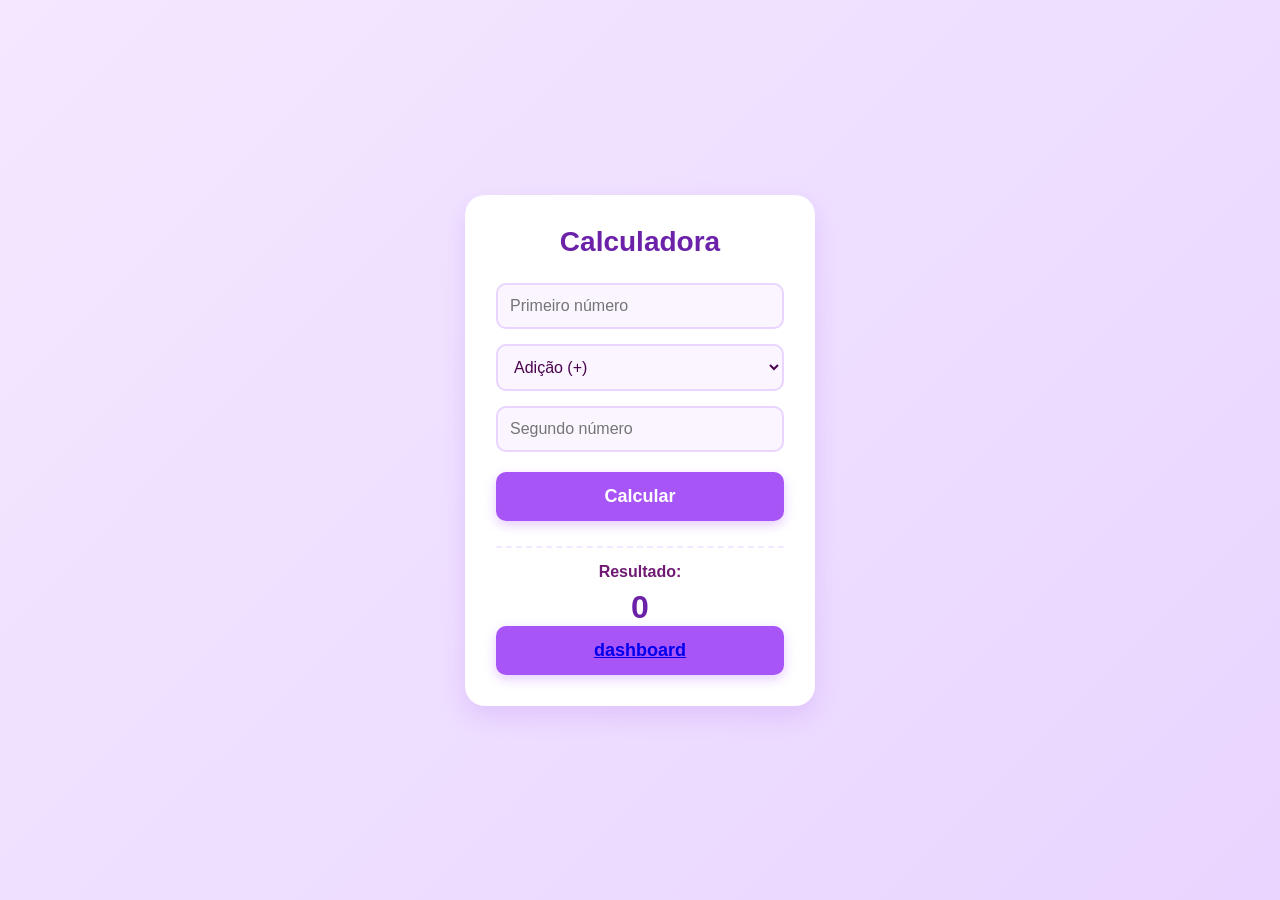
<file: index.html>
<!DOCTYPE html>
<html lang="pt-br">
<head>
    <meta charset="UTF-8">
    <meta name="viewport" content="width=device-width, initial-scale=1.0">
    <title>Calculadora Lilás & Branca</title>
    <link rel="stylesheet" href="style.css">
</head>
<body>
    <div class="calculadora">
        <h1>Calculadora</h1>
        
        <div class="input-group">
            <input type="number" id="numero1" placeholder="Primeiro número">
            
            <select id="operacao">
                <option value="+">Adição (+)</option>
                <option value="-">Subtração (-)</option>
                <option value="*">Multiplicação (×)</option>
                <option value="/">Divisão (÷)</option>
                <option value="potencia">Potência (xʸ)</option>
                <option value="raiz">Radiciação (ʸ√x)</option>
            </select>
            
            <input type="number" id="numero2" placeholder="Segundo número">
        </div>

        <button onclick="calcular()">Calcular</button>
        
        <div class="resultado-container">
            <h2>Resultado:</h2>
            <div id="resultado">0</div>

            <button><a href="dashboard.html">dashboard</a></button>
        </div>
    </div>
    <script src="script.js"></script>
</body>
</html>
</file>
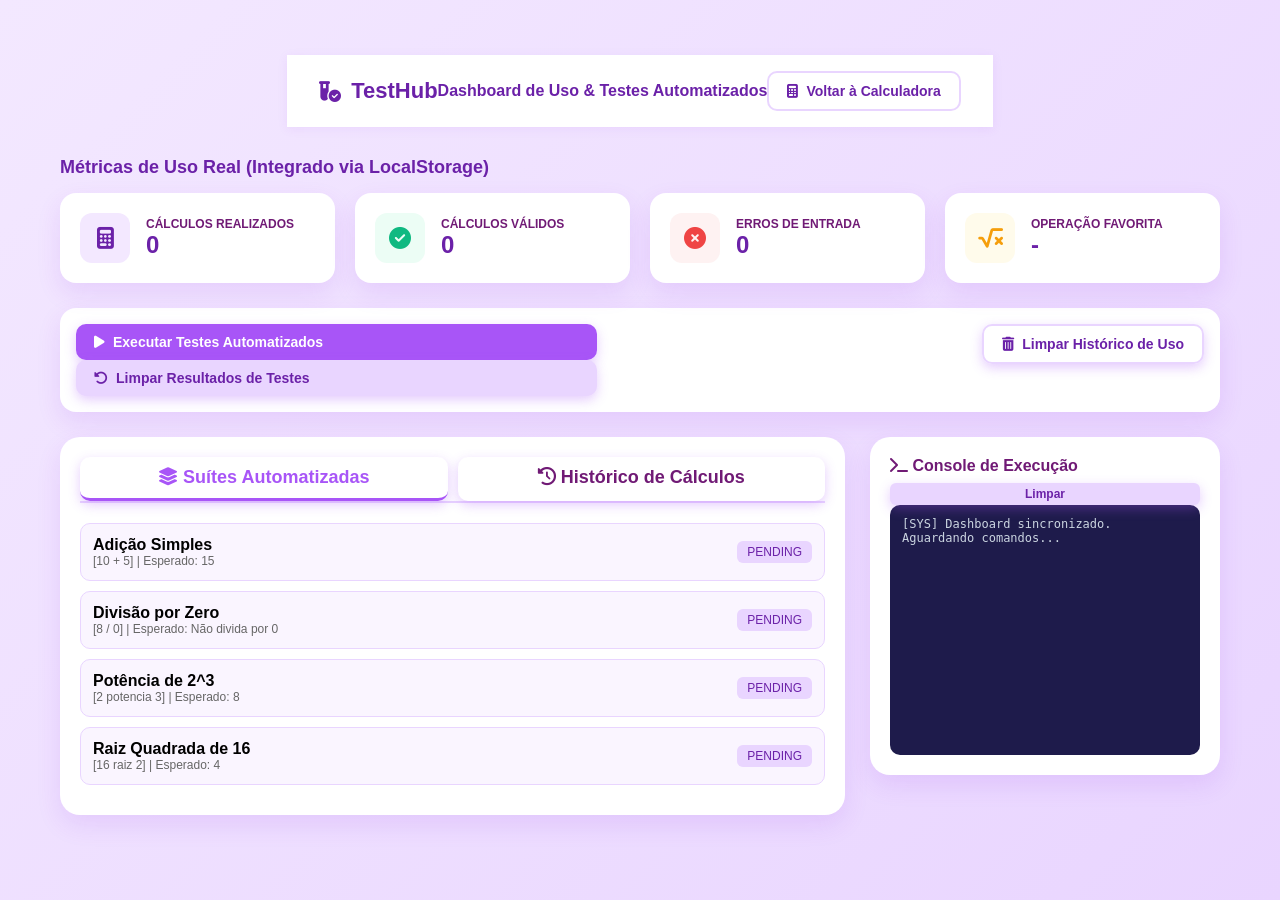
<file: dashboard.html>
<!DOCTYPE html>
<html lang="pt-br">
<head>
    <meta charset="UTF-8">
    <meta name="viewport" content="width=device-width, initial-scale=1.0">
    <title>Dashboard de Testes - Calculadora Lilás & Branca</title>
    <link rel="stylesheet" href="style.css">
    <link rel="stylesheet" href="https://cdnjs.cloudflare.com/ajax/libs/font-awesome/6.4.0/css/all.min.css">
</head>
<body>

    <header class="navbar">
        <div class="logo">
            <i class="fa-solid fa-vial-circle-check"></i>
            <span>TestHub</span>
        </div>
        <div class="app-title">
            Dashboard de Uso & Testes Automatizados
        </div>
        <a href="index.html" class="btn btn-outline">
            <i class="fa-solid fa-calculator"></i> Voltar à Calculadora
        </a>
    </header>

    <div class="container">
        
        <!-- Métricas em Tempo Real do Uso da Calculadora -->
        <h2 class="section-title">Métricas de Uso Real (Integrado via LocalStorage)</h2>
        <section class="metrics-grid">
            <div class="metric-card">
                <div class="metric-icon total">
                    <i class="fa-solid fa-calculator"></i>
                </div>
                <div class="metric-info">
                    <h3>Cálculos Realizados</h3>
                    <div class="metric-value" id="realCalcCount">0</div>
                </div>
            </div>

            <div class="metric-card">
                <div class="metric-icon success">
                    <i class="fa-solid fa-circle-check"></i>
                </div>
                <div class="metric-info">
                    <h3>Cálculos Válidos</h3>
                    <div class="metric-value pass-text" id="realSuccessCount">0</div>
                </div>
            </div>

            <div class="metric-card">
                <div class="metric-icon danger">
                    <i class="fa-solid fa-circle-xmark"></i>
                </div>
                <div class="metric-info">
                    <h3>Erros de Entrada</h3>
                    <div class="metric-value fail-text" id="realErrorCount">0</div>
                </div>
            </div>

            <div class="metric-card">
                <div class="metric-icon rate">
                    <i class="fa-solid fa-square-root-variable"></i>
                </div>
                <div class="metric-info">
                    <h3>Operação Favorita</h3>
                    <div class="metric-value" id="topOperation">-</div>
                </div>
            </div>
        </section>

        <!-- Ações Gerais -->
        <div class="actions-bar">
            <div class="left-actions">
                <button class="btn btn-primary" onclick="runAllSuites()">
                    <i class="fa-solid fa-play"></i> Executar Testes Automatizados
                </button>
                <button class="btn btn-secondary" onclick="clearResults()">
                    <i class="fa-solid fa-rotate-left"></i> Limpar Resultados de Testes
                </button>
            </div>
            <div class="right-actions">
                <button class="btn btn-outline" onclick="resetUsageData()">
                    <i class="fa-solid fa-trash-can"></i> Limpar Histórico de Uso
                </button>
            </div>
        </div>

        <!-- Layout de Suítes e Histórico -->
        <div class="dashboard-grid">
            
            <div class="main-panel">
                <div class="tabs">
                    <button class="tab-btn active" onclick="switchTab('suite', this)">
                        <i class="fa-solid fa-layer-group"></i> Suítes Automatizadas
                    </button>
                    <button class="tab-btn" onclick="switchTab('history', this)">
                        <i class="fa-solid fa-clock-rotate-left"></i> Histórico de Cálculos
                    </button>
                </div>

                <!-- Aba de Testes -->
                <div id="tab-suite" class="tab-content active">
                    <div class="test-suites-container" id="suitesContainer">
                        <!-- Gerado dinamicamente -->
                    </div>
                </div>

                <!-- Aba do Histórico de Uso -->
                <div id="tab-history" class="tab-content">
                    <div class="history-list" id="calcHistoryContainer">
                        <!-- Gerado dinamicamente -->
                    </div>
                </div>
            </div>

            <!-- Console de Saída -->
            <div class="side-panel">
                <div class="log-card">
                    <div class="widget-header">
                        <h2><i class="fa-solid fa-terminal"></i> Console de Execução</h2>
                        <button class="btn-xs" onclick="clearConsole()">Limpar</button>
                    </div>
                    <div class="console-output" id="consoleLog">
                        <div class="log-line info">[SYS] Dashboard sincronizado. Aguardando comandos...</div>
                    </div>
                </div>
            </div>

        </div>
    </div>

    <script src="script.js"></script>
    <script>
        // Inicializa a renderização da Dashboard
        document.addEventListener('DOMContentLoaded', () => {
            renderDashboardData();
        });
    </script>
</body>
</html>
</file>
<file: style.css>
/* Configuração Geral e Fundo do Site */
body {
    margin: 0;
    padding: 0;
    font-family: 'Segoe UI', Tahoma, Geneva, Verdana, sans-serif;
    background: linear-gradient(135deg, #f3e8ff 0%, #e9d5ff 100%); /* Fundo Lilás bem suave */
    height: 100vh;
    display: flex;
    justify-content: center;
    align-items: center;
}

/* Caixa da Calculadora */
.calculadora {
    background-color: #ffffff; /* Branco predominante */
    padding: 30px;
    border-radius: 20px;
    box-shadow: 0 10px 25px rgba(147, 51, 234, 0.15); /* Sombra levemente lilás */
    width: 350px;
    text-align: center;
    border: 1px solid rgba(255, 255, 255, 0.8);
}

/* Título */
h1 {
    color: #6b21a8; /* Lilás Escuro */
    margin-top: 0;
    margin-bottom: 25px;
    font-size: 28px;
}

/* Grupo de Inputs e Select */
.input-group {
    display: flex;
    flex-direction: column;
    gap: 15px;
    margin-bottom: 20px;
}

/* Estilização das caixas de texto e menu drop-down */
input[type="number"], select {
    width: 100%;
    padding: 12px;
    border: 2px solid #e9d5ff; /* Borda lilás clara */
    border-radius: 10px;
    font-size: 16px;
    color: #4a044e;
    background-color: #faf5ff; /* Fundo branco/lilás bem suave */
    box-sizing: border-box;
    transition: all 0.3s ease;
    outline: none;
}

/* Efeito de foco nas caixas */
input[type="number"]:focus, select:focus {
    border-color: #a855f7; /* Muda para lilás vivo ao clicar */
    box-shadow: 0 0 8px rgba(168, 85, 247, 0.3);
}

/* Botão Calcular */
button {
    width: 100%;
    padding: 14px;
    background-color: #a855f7; /* Lilás Principal */
    color: white;
    border: none;
    border-radius: 10px;
    font-size: 18px;
    font-weight: bold;
    cursor: pointer;
    transition: background-color 0.3s ease, transform 0.1s ease;
    box-shadow: 0 4px 12px rgba(168, 85, 247, 0.3);
}

/* Efeitos no botão */
button:hover {
    background-color: #9333ea; /* Lilás um pouco mais escuro no hover */
}

button:active {
    transform: scale(0.98); /* Efeito de clique */
}

/* Seção do Resultado */
.resultado-container {
    margin-top: 25px;
    padding-top: 15px;
    border-top: 2px dashed #f3e8ff;
}

h2 {
    font-size: 16px;
    color: #701a75;
    margin: 0 0 8px 0;
}

#resultado {
    font-size: 32px;
    font-weight: bold;
    color: #6b21a8; /* Destaque no resultado em lilás */
    word-wrap: break-word;
}


/* Variáveis de Cores - Lilás & Branca */
:root {
    --bg-main: #f3e8ff;
    --bg-card: #ffffff;
    --purple-dark: #6b21a8;
    --purple-main: #a855f7;
    --purple-hover: #9333ea;
    --purple-light: #e9d5ff;
    --purple-subtle: #faf5ff;
    --purple-text: #4a044e;
    
    --success-color: #10b981;
    --success-bg: #ecfdf5;
    --danger-color: #ef4444;
    --danger-bg: #fef2f2;
    --warning-color: #f59e0b;
    --warning-bg: #fffbeb;

    --border-color: #e9d5ff;
    --shadow-soft: 0 10px 25px rgba(147, 51, 234, 0.12);
}

* {
    box-sizing: border-box;
    margin: 0;
    padding: 0;
}

body {
    margin: 0;
    padding: 0;
    font-family: 'Segoe UI', Tahoma, Geneva, Verdana, sans-serif;
    background: linear-gradient(135deg, #f3e8ff 0%, #e9d5ff 100%);
    min-height: 100vh;
    display: flex;
    flex-direction: column;
}

/* Botão de Navegação para a Dashboard na Index */
.nav-dash-btn {
    position: absolute;
    top: 20px;
    right: 20px;
    background-color: var(--purple-main);
    color: white;
    padding: 10px 18px;
    border-radius: 12px;
    text-decoration: none;
    font-weight: bold;
    box-shadow: var(--shadow-soft);
    transition: all 0.3s ease;
}

.nav-dash-btn:hover {
    background-color: var(--purple-hover);
}

/* Calculadora (estilo preservado) */
.calculadora {
    background-color: #ffffff;
    padding: 30px;
    border-radius: 20px;
    box-shadow: 0 10px 25px rgba(147, 51, 234, 0.15);
    width: 350px;
    text-align: center;
    border: 1px solid rgba(255, 255, 255, 0.8);
    margin: auto;
}

h1 {
    color: #6b21a8;
    margin-top: 0;
    margin-bottom: 25px;
    font-size: 28px;
}

.input-group {
    display: flex;
    flex-direction: column;
    gap: 15px;
    margin-bottom: 20px;
}

input[type="number"], select {
    width: 100%;
    padding: 12px;
    border: 2px solid #e9d5ff;
    border-radius: 10px;
    font-size: 16px;
    color: #4a044e;
    background-color: #faf5ff;
    box-sizing: border-box;
    transition: all 0.3s ease;
    outline: none;
}

input[type="number"]:focus, select:focus {
    border-color: #a855f7;
    box-shadow: 0 0 8px rgba(168, 85, 247, 0.3);
}

button {
    width: 100%;
    padding: 14px;
    background-color: #a855f7;
    color: white;
    border: none;
    border-radius: 10px;
    font-size: 18px;
    font-weight: bold;
    cursor: pointer;
    transition: background-color 0.3s ease, transform 0.1s ease;
    box-shadow: 0 4px 12px rgba(168, 85, 247, 0.3);
}

button:hover { background-color: #9333ea; }
button:active { transform: scale(0.98); }

.resultado-container {
    margin-top: 25px;
    padding-top: 15px;
    border-top: 2px dashed #f3e8ff;
}

h2 {
    font-size: 16px;
    color: #701a75;
    margin: 0 0 8px 0;
}

#resultado {
    font-size: 32px;
    font-weight: bold;
    color: #6b21a8;
    word-wrap: break-word;
}

/* Dashboard Styles */
.navbar {
    background-color: var(--bg-card);
    padding: 16px 32px;
    display: flex;
    justify-content: space-between;
    align-items: center;
    box-shadow: 0 2px 10px rgba(147, 51, 234, 0.08);
}

.logo {
    display: flex;
    align-items: center;
    gap: 10px;
    font-size: 22px;
    font-weight: 800;
    color: var(--purple-dark);
}

.app-title { font-weight: 600; color: var(--purple-dark); }
.container { max-width: 1200px; margin: 30px auto; padding: 0 20px; width: 100%; }
.section-title { color: var(--purple-dark); font-size: 18px; margin-bottom: 15px; }

.metrics-grid {
    display: grid;
    grid-template-columns: repeat(auto-fit, minmax(220px, 1fr));
    gap: 20px;
    margin-bottom: 25px;
}

.metric-card {
    background: var(--bg-card);
    border-radius: 16px;
    padding: 20px;
    display: flex;
    align-items: center;
    gap: 16px;
    box-shadow: var(--shadow-soft);
}

.metric-icon {
    width: 50px;
    height: 50px;
    border-radius: 12px;
    display: flex;
    align-items: center;
    justify-content: center;
    font-size: 22px;
}

.metric-icon.total { background: #f3e8ff; color: var(--purple-dark); }
.metric-icon.success { background: var(--success-bg); color: var(--success-color); }
.metric-icon.danger { background: var(--danger-bg); color: var(--danger-color); }
.metric-icon.rate { background: var(--warning-bg); color: var(--warning-color); }

.metric-info h3 { font-size: 12px; text-transform: uppercase; color: #701a75; }
.metric-value { font-size: 24px; font-weight: 800; color: var(--purple-dark); }

.actions-bar {
    display: flex;
    justify-content: space-between;
    background: var(--bg-card);
    padding: 16px;
    border-radius: 16px;
    margin-bottom: 25px;
    box-shadow: var(--shadow-soft);
}

.btn {
    padding: 10px 18px;
    border-radius: 10px;
    font-weight: 700;
    border: none;
    cursor: pointer;
    display: inline-flex;
    align-items: center;
    gap: 8px;
    text-decoration: none;
    font-size: 14px;
}

.btn-primary { background-color: var(--purple-main); color: white; }
.btn-primary:hover { background-color: var(--purple-hover); }
.btn-secondary { background-color: var(--purple-light); color: var(--purple-dark); }
.btn-outline { background: transparent; border: 2px solid var(--border-color); color: var(--purple-dark); }
.btn-xs { padding: 4px 10px; font-size: 12px; background: var(--purple-light); color: var(--purple-dark); border: none; border-radius: 6px; cursor: pointer; }

.dashboard-grid { display: grid; grid-template-columns: 1fr 350px; gap: 25px; }
.main-panel, .log-card { background: var(--bg-card); border-radius: 20px; padding: 20px; box-shadow: var(--shadow-soft); }

.tabs { display: flex; gap: 10px; border-bottom: 2px solid var(--purple-light); margin-bottom: 20px; }
.tab-btn { padding: 10px 16px; background: none; border: none; border-bottom: 3px solid transparent; font-weight: 700; color: #701a75; cursor: pointer; }
.tab-btn.active { color: var(--purple-main); border-bottom-color: var(--purple-main); }
.tab-content { display: none; }
.tab-content.active { display: block; }

.history-item, .test-item {
    background: var(--purple-subtle);
    padding: 12px;
    border-radius: 10px;
    margin-bottom: 10px;
    display: flex;
    justify-content: space-between;
    align-items: center;
    border: 1px solid var(--border-color);
}

.console-output {
    background: #1e1b4b;
    color: #a7f3d0;
    font-family: monospace;
    font-size: 12px;
    padding: 12px;
    border-radius: 10px;
    height: 250px;
    overflow-y: auto;
}
.log-line.info { color: #cbd5e1; }
.log-line.success { color: #34d399; }
.log-line.error { color: #f87171; }
</file>
